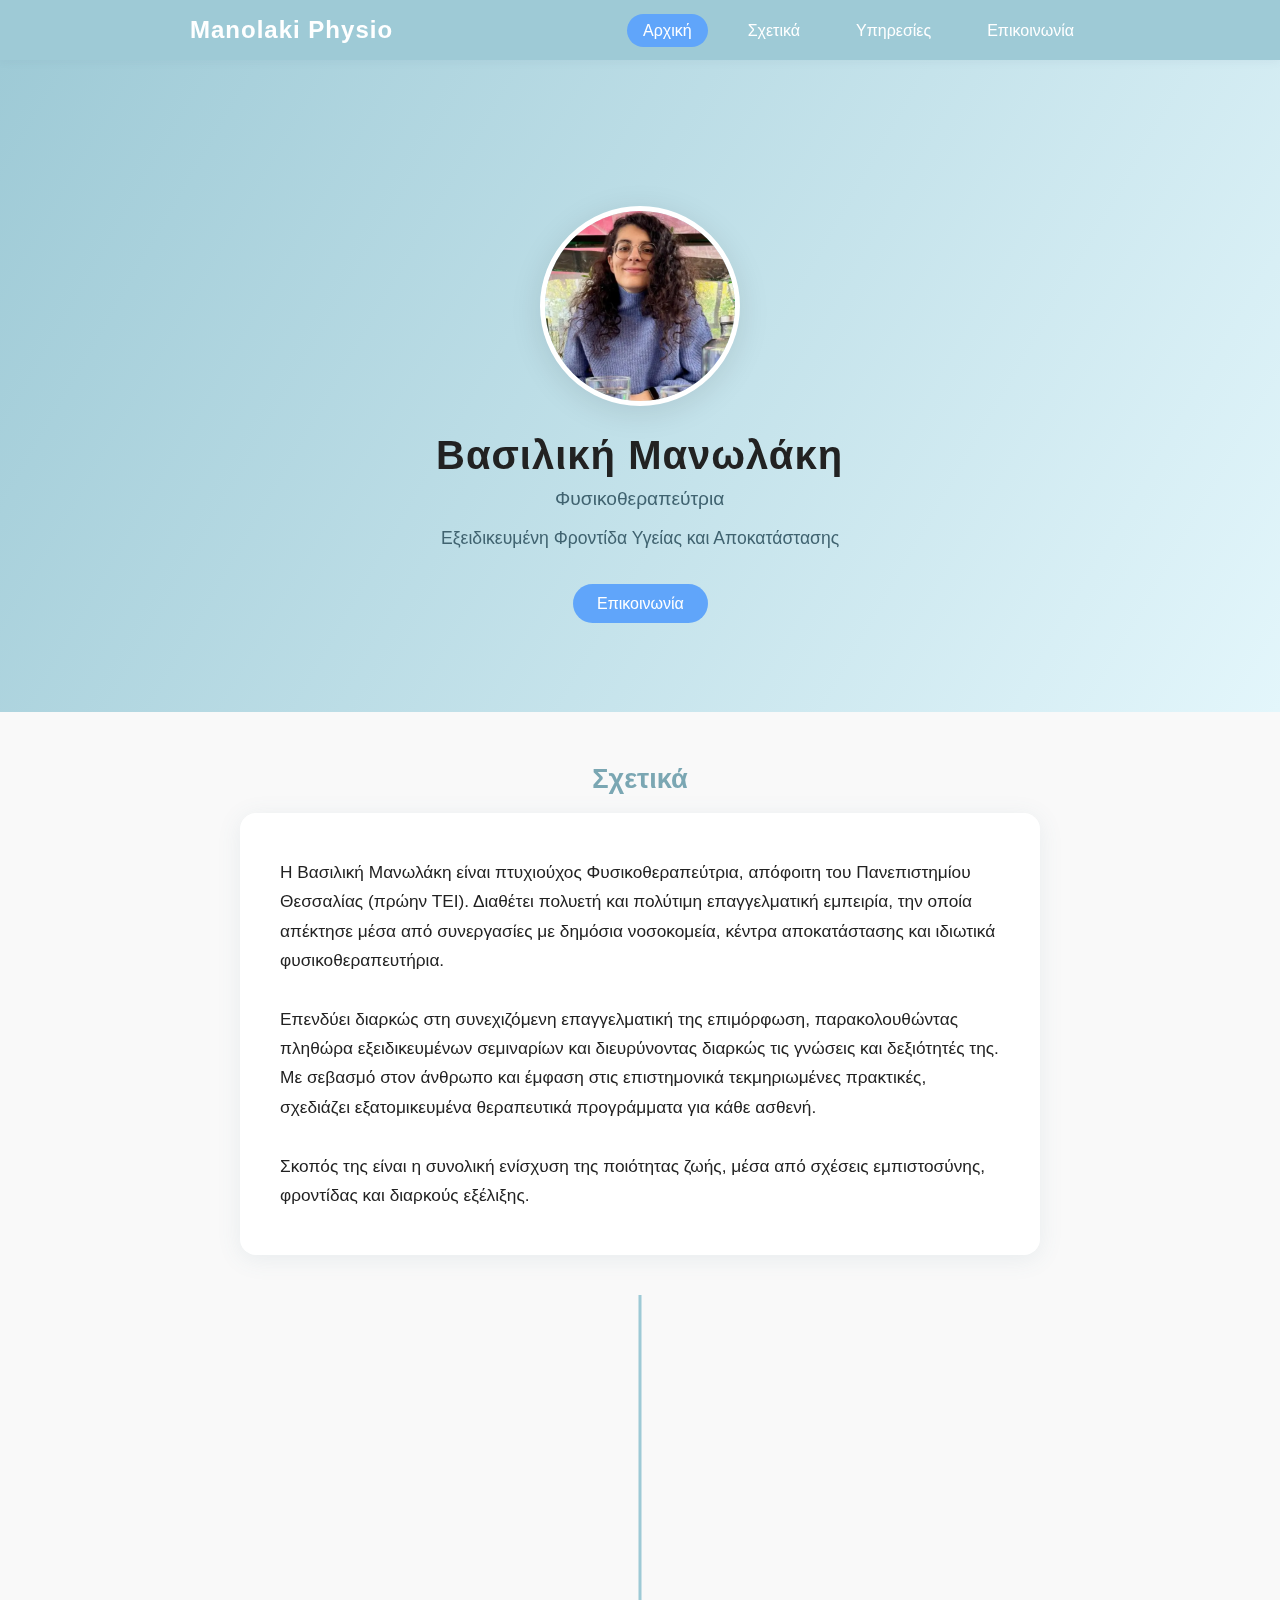
<file: index.html>
<!DOCTYPE html>
<html lang="el">

<head>
  <meta charset="UTF-8">
  <meta name="theme-color" content="#9ECAD6">
  <meta name="viewport" content="width=device-width, initial-scale=1">
  <title>Βασιλική Μανωλάκη Φυσικοθεραπεία Χίος</title>
  <!-- SEO Meta Tags -->
  <meta name="description"
    content="Εξειδικευμένες υπηρεσίες φυσικοθεραπείας στην Xίο. Μυοσκελετική, νευρολογική αποκατάσταση, καρδιοαναπνευστική φυσικοθεραπεία και περισσότερα.">
  <meta name="keywords"
    content="φυσικοθεραπεία Χίος, φυσικοθεραπευτής Χίος, μυοσκελετική φυσικοθεραπεία Χίος, νευρολογική αποκατάσταση Χίος, καρδιοαναπνευστική φυσικοθεραπεία, λεμφική παροχέτευση, θεραπευτική μάλαξη, φυσικοθεραπευτήριο Χίος, αποκατάσταση Χίος, Βασιλική Μανωλάκη, physiotherapy Chios">
  <meta name="author" content="Βασιλική Μανωλάκη">

  <!-- Open Graph Meta Tags for social sharing -->
  <meta property="og:title" content="Βασιλική Μανωλάκη Φυσικοθεραπεία Χίος">
  <meta property="og:description" content="Εξειδικευμένες υπηρεσίες φυσικοθεραπείας στην Χίο">
  <meta property="og:image" content="logo.jpg">
  <meta property="og:url" content="https://vmphysio.gr">
  <meta property="og:type" content="website">

  <!-- Twitter Card Meta Tags -->
  <meta name="twitter:card" content="summary_large_image">
  <meta name="twitter:title" content="Βασιλική Μανωλάκη Φυσικοθεραπεία Χίος">
  <meta name="twitter:description" content="Εξειδικευμένες υπηρεσίες φυσικοθεραπείας στην Χίο">
  <meta name="twitter:image" content="logo.jpg">

  <!-- Favicon -->
  <link rel="icon" type="image/x-icon" href="favicon.ico">

  <script type="application/ld+json">
{
  "@context": "https://schema.org",
  "@type": "Person",
  "name": "Βασιλική Μανωλάκη",
  "jobTitle": "Φυσικοθεραπεύτρια",
  "telephone": "+306947630148",
  "url": "https://vmphysio.gr",
  "areaServed": ["Χίος"],
  "medicalSpecialty": "Physiotherapy",
  "serviceType": [
    "Φυσικοθεραπεία",
    "Μυοσκελετική φυσικοθεραπεία",
    "Νευρολογική φυσικοθεραπεία",
    "Καρδιοαναπνευστική φυσικοθεραπεία",
    "Φυσικοθεραπεία πυελικού εδάφους",
    "Λεμφική παροχέτευση",
    "Θεραπευτική μάλαξη"
  ]
}
</script>
  <style>
    :root {
      --primary: #9ECAD6;
      --primary-dark: #7BA7B3;
      --bg-light: #f9f9f9;
      --bg-dark: #374151;
      --text-main: #222;
      --text-light: #fff;
      --accent: #60a5fa;
      --radius: 1rem;
      --shadow: 0 4px 24px rgba(80, 120, 140, 0.10);
      --transition: all 0.3s cubic-bezier(.4, 0, .2, 1);
      --max-width: 900px;
    }

    html {
      scroll-behavior: smooth;
    }

    body {
      margin: 0;
      font-family: 'Roboto', Arial, sans-serif;
      background: var(--bg-light);
      color: var(--text-main);
      min-height: 100vh;
    }

    /* Navbar */
    .navbar {
      background: var(--primary);
      padding: 1rem 0;
      box-shadow: 0 2px 8px rgba(80, 120, 140, 0.07);
      position: sticky;
      top: 0;
      z-index: 100;
    }

    .navbar__container {
      max-width: var(--max-width);
      margin: 0 auto;
      display: flex;
      align-items: center;
      justify-content: space-between;
      padding: 0 1rem;
    }

    .navbar__brand {
      color: var(--text-light);
      font-size: 1.5rem;
      font-weight: bold;
      text-decoration: none;
      letter-spacing: 1px;
    }

    .navbar__list {
      list-style: none;
      display: flex;
      margin: 0;
      padding: 0;
      gap: 1.5rem;
    }

    .navbar__link {
      color: var(--text-light);
      font-size: 1rem;
      text-decoration: none;
      padding: 0.5rem 1rem;
      border-radius: 99px;
      transition: var(--transition);
    }

    .navbar__link:hover,
    .navbar__link--active {
      background: var(--accent);
      color: var(--text-light);
    }

    /* Hero Section */
    .hero {
      background: linear-gradient(120deg, var(--primary) 0%, #e3f6fb 100%);
      min-height: 60vh;
      display: flex;
      align-items: center;
      justify-content: center;
      flex-direction: column;
      text-align: center;
      padding: 4rem 1rem 2rem 1rem;
    }

    .hero__img {
      width: 160px;
      height: 160px;
      object-fit: cover;
      border-radius: 50%;
      box-shadow: 0 6px 32px rgba(0, 0, 0, 0.10);
      margin-bottom: 1.2rem;
      border: 5px solid #fff;
      background: #fff;
    }

    .hero__title {
      font-size: 2.1rem;
      letter-spacing: 1px;
      font-weight: bold;
      margin: 0.2em 0 0.1em 0;
      color: var(--text-main);
    }

    .hero__subtitle {
      font-size: 1.2rem;
      color: #406370;
      margin: 0.3em 0;
      font-weight: 500;
    }

    .hero__desc {
      color: #406370;
      margin: 0.7em 0;
      font-size: 1.1rem;
    }

    /* About section */
    section {
      max-width: var(--max-width);
      margin: 0 auto;
      padding: 2.8rem 1rem;
    }

    .section-title {
      font-size: 1.7rem;
      color: var(--primary-dark);
      margin-bottom: 1.1rem;
      font-weight: 600;
      text-align: center;
    }

    .about__content {
      background: #fff;
      border-radius: var(--radius);
      box-shadow: var(--shadow);
      padding: 2.2rem 1.2rem;
      font-size: 1.1rem;
      line-height: 1.7;
      color: var(--text-main);
      max-width: 720px;
      margin: auto;
    }

    /* Services */
    .services-list {
      display: grid;
      gap: 2rem;
      grid-template-columns: 1fr;
      max-width: 780px;
      margin: 0 auto;
    }

    .service-card {
      background: #fff;
      border-radius: var(--radius);
      box-shadow: var(--shadow);
      padding: 1.5rem;
      display: flex;
      flex-direction: column;
      align-items: flex-start;
      transition: transform 0.2s, box-shadow 0.2s;
    }

    .service-card:hover {
      transform: translateY(-5px) scale(1.03);
      box-shadow: 0 8px 32px rgba(130, 160, 180, 0.13);
    }

    .service-title {
      font-weight: bold;
      color: var(--primary-dark);
      font-size: 1.1rem;
      margin-bottom: 0.5rem;
    }

    .service-desc {
      color: #3b4b58;
      font-size: 1rem;
    }

    /* Contact */
    .contact-block {
      background: var(--primary);
      color: var(--text-light);
      border-radius: var(--radius);
      padding: 1.8rem 1rem;
      text-align: center;
      box-shadow: 0 4px 24px rgba(80, 120, 140, 0.09);
      margin-bottom: 2rem;
    }

    .contact-block a {
      color: #fff;
      text-decoration: underline;
      margin: 0 0.5em;
      font-weight: 500;
    }

    .contact-block a:hover {
      text-decoration: none;
      color: #406370;
    }

    .seminars-timeline-centered {
      position: relative;
      margin: 2.5rem auto 0 auto;
      padding: 0 0 0 0;
      width: 100%;
      max-width: 520px;
    }

    .seminars-timeline-centered::before {
      content: '';
      position: absolute;
      left: 50%;
      top: 0;
      bottom: 0;
      width: 3px;
      transform: translateX(-50%);
      background: #9ECAD6;
    }

    .seminar-event {
      display: flex;
      flex-direction: column;
      align-items: center;
      position: relative;
      margin-bottom: 2.5rem;
      width: 100%;
    }

    .seminar-event::before {
      content: '';
      position: absolute;
      left: 50%;
      top: 13px;
      width: 16px;
      height: 16px;
      background: #9ECAD6;
      border-radius: 50%;
      border: 2px solid #fff;
      box-shadow: 0 1px 4px rgba(80, 120, 140, 0.1);
      transform: translateX(-50%);
      z-index: 2;
    }

    .seminar-year {
      background: #fff;
      color: #7BA7B3;
      font-weight: 700;
      font-size: 1.06em;
      position: relative;
      z-index: 2;
      padding: 0 0.5rem;
      margin-bottom: 0.4rem;
      margin-top: 0.8rem;
    }

    .seminar-content {
      background: #f6fbff;
      border-radius: 0.7rem;
      padding: 0.7rem 1.2rem;
      box-shadow: 0 2px 8px rgba(80, 120, 140, 0.08);
      margin-top: 0.2em;
      text-align: center;
      max-width: 320px;
    }

    .seminar-org {
      color: #406370;
      font-size: 0.97rem;
    }

    .navbar__toggle {
      background: none;
      border: none;
      color: var(--text-light);
      font-size: 2rem;
      cursor: pointer;
      display: none;
    }

    .navbar__list {
      display: flex;
      gap: 1.5rem;
      list-style: none;
      margin: 0;
      padding: 0;
    }

    @media (max-width: 768px) {
      .navbar__toggle {
        display: block;
      }

      .navbar__list {
        display: none;
        flex-direction: column;
        background: var(--primary);
        position: absolute;
        top: 100%;
        left: 0;
        right: 0;
        padding: 1rem 0;
      }

      .navbar__list.show {
        display: flex;
      }

      .navbar__link {
        padding: 0.75rem 1rem;
        color: var(--text-light);
        display: block;
      }
    }


    /* Responsive */
    @media (min-width: 600px) {
      .hero__title {
        font-size: 2.5rem;
      }

      .hero__img {
        width: 190px;
        height: 190px;
      }

      section {
        padding: 3.2rem 2rem;
      }

      .about__content {
        padding: 2.8rem 2.5rem;
      }

      .services-list {
        grid-template-columns: 1fr 1fr;
      }
    }

    @media (min-width: 900px) {
      body {
        font-size: 1.1rem;
      }

      .hero {
        padding-top: 5rem;
      }

      .services-list {
        grid-template-columns: 1fr 1fr 1fr;
      }

      .about__content,
      .services-list {
        font-size: 1.08rem;
      }
    }

    /* Animations with fade-in/move up */
    [data-animate] {
      opacity: 0;
      transform: translateY(32px);
      transition: opacity 0.7s cubic-bezier(.5, 0, .1, 1),
        transform 0.7s cubic-bezier(.5, 0, .1, 1);
      will-change: opacity, transform;
    }

    [data-animate].visible {
      opacity: 1;
      transform: none;
    }
  </style>
</head>

<body>
  <!-- Navbar -->
  <nav class="navbar">
    <div class="navbar__container">
      <a href="#hero" class="navbar__brand">Manolaki Physio</a>
      <button class="navbar__toggle" aria-label="Toggle navigation" aria-expanded="false">
        ☰
      </button>
      <ul class="navbar__list">
        <li><a href="#hero" class="navbar__link navbar__link--active">Αρχική</a></li>
        <li><a href="#about" class="navbar__link">Σχετικά</a></li>
        <li><a href="#services" class="navbar__link">Υπηρεσίες</a></li>
        <li><a href="#contact" class="navbar__link">Επικοινωνία</a></li>
      </ul>
    </div>
  </nav>


  <!-- Hero Section -->
  <div class="hero" id="hero">
    <link rel="preload" as="image" href="hero.webp" fetchpriority="high">
    <img src="hero.webp" class="hero__img" data-animate fetchpriority="high">
    <h1 class="hero__title" data-animate>Βασιλική Μανωλάκη</h1>
    <div class="hero__subtitle" data-animate>Φυσικοθεραπεύτρια</div>
    <div class="hero__desc" data-animate>Εξειδικευμένη Φροντίδα Υγείας και Αποκατάστασης</div>
    <div style="margin-top:2rem" data-animate>
      <a href="#contact" class="navbar__link"
        style="background:var(--accent);color:#fff;text-decoration:none;padding:0.7em 1.5em;border-radius:99px;font-weight:500;">Επικοινωνία</a>
    </div>
  </div>

  <!-- About Section -->
  <section id="about">
    <div class="section-title" data-animate>Σχετικά</div>
    <div class="about__content" data-animate>
      Η Βασιλική Μανωλάκη είναι πτυχιούχος Φυσικοθεραπεύτρια, απόφοιτη του Πανεπιστημίου Θεσσαλίας (πρώην ΤΕΙ). Διαθέτει
      πολυετή και πολύτιμη επαγγελματική εμπειρία, την οποία απέκτησε μέσα από συνεργασίες με δημόσια νοσοκομεία, κέντρα
      αποκατάστασης και ιδιωτικά φυσικοθεραπευτήρια.<br><br>
      Επενδύει διαρκώς στη συνεχιζόμενη επαγγελματική της επιμόρφωση, παρακολουθώντας πληθώρα εξειδικευμένων σεμιναρίων
      και διευρύνοντας διαρκώς τις γνώσεις και δεξιότητές της. Με σεβασμό στον άνθρωπο και έμφαση στις επιστημονικά
      τεκμηριωμένες πρακτικές, σχεδιάζει εξατομικευμένα θεραπευτικά προγράμματα για κάθε ασθενή.<br><br>
      Σκοπός της είναι η συνολική ενίσχυση της ποιότητας ζωής, μέσα από σχέσεις εμπιστοσύνης, φροντίδας και διαρκούς
      εξέλιξης.
    </div>
    <div class="seminars-timeline-centered">
      <div class="seminar-event" data-animate>
        <span class="seminar-year">2017 - 2018 - 2025</span>
        <div class="seminar-content">
          <strong>Σεμινάρια Πρώτων Βοηθειών</strong>
        </div>
      </div>
      <div class="seminar-event" data-animate>
        <span class="seminar-year">2022</span>
        <div class="seminar-content">
          <strong>Άσκηση στην Ορθοπαιδική Αποκατάσταση</strong><br>
          <span class="seminar-org">Manual Courses</span>
        </div>
      </div>
      <div class="seminar-event" data-animate>
        <span class="seminar-year">2024</span>
        <div class="seminar-content">
          <strong>Ολοκληρωμένη Διαχείριση Οιδήματος με τη Μέθοδο Vodder</strong><br>
          <span class="seminar-org">Epimorfosis</span>
        </div>
      </div>
      <div class="seminar-event" data-animate>
        <span class="seminar-year">2024</span>
        <div class="seminar-content">
          <strong>Φυσικοθεραπευτική Αντιμετώπιση Αναπνευστικών Προβλημάτων</strong><br>
          <span class="seminar-org">Πανελλήνιος Σύλλογος Φυσικοθεραπευτών</span>
        </div>
      </div>
      <div class="seminar-event" data-animate>
        <span class="seminar-year">2024</span>
        <div class="seminar-content">
          <strong>Θεραπεύτρια Μασάζ</strong><br>
          <span class="seminar-org">Release and Relax Motion</span>
        </div>
      </div>
      <div class="seminar-event" data-animate>
        <span class="seminar-year">2024</span>
        <div class="seminar-content">
          <strong>The Painful Shoulder</strong><br>
          <span class="seminar-org">Adam Meakins</span>
        </div>
      </div>
      <div class="seminar-event" data-animate>
        <span class="seminar-year">2024</span>
        <div class="seminar-content">
          <strong>Clinical Pilates</strong><br>
          <span class="seminar-org">Clinical Pilates Institute</span>
        </div>
      </div>
      <div class="seminar-event" data-animate>
        <span class="seminar-year">2025</span>
        <div class="seminar-content" data-animate>
          <strong>Φυσικοθεραπεία Πυελικού Εδάφους</strong><br>
          <span class="seminar-org">Πανεπιστήμιο Πατρών</span>
        </div>
      </div>
    </div>



  </section>

  <!-- Services Section -->
  <section id="services">
    <div class="section-title" data-animate>Υπηρεσίες</div>
    <div class="services-list" data-animate>
      <div class="service-card">
        <div class="service-title">Μυοσκελετική Φυσικοθεραπεία</div>
        <div class="service-desc">
          Αξιολόγηση και αποκατάσταση μυοσκελετικών προβλημάτων με manual therapy, άσκηση και ηλεκτροθεραπεία για
          ανακούφιση πόνου και βελτίωση κινητικότητας.
        </div>
      </div>

      <div class="service-card">
        <div class="service-title">Νευρολογική Αποκατάσταση</div>
        <div class="service-desc">
          Αποκατάσταση ασθενών με νευρολογικές παθήσεις μέσω ηλεκτρομυοδιέγερσης και κινησιοθεραπείας για βελτίωση
          κινητικότητας και ισορροπίας.
        </div>
      </div>

      <div class="service-card">
        <div class="service-title">Αντιμετώπιση Καρδιοαναπνευστικών Νοσημάτων</div>
        <div class="service-desc">
          Θεραπεία αναπνευστικών και καρδιαγγειακών παθήσεων με ασκήσεις και τεχνικές αποσυμφόρησης για βελτίωση της
          αναπνευστικής λειτουργίας.
        </div>
      </div>

      <div class="service-card">
        <div class="service-title">Φυσικοθεραπεία Πυελικού Εδάφους</div>
        <div class="service-desc">
          Αποκατάσταση μυών της πυελικής περιοχής με ενδυνάμωση και ειδικά προγράμματα για βελτίωση της λειτουργικότητας
          και ανακούφιση συμπτωμάτων.
        </div>
      </div>

      <div class="service-card">
        <div class="service-title">Αντιμετώπιση Οιδήματος / Λεμφική Παροχέτευση</div>
        <div class="service-desc">
          Θεραπεία οιδημάτων με λεμφική παροχέτευση, περίδεση και ασκήσεις για μείωση οιδήματος και βελτίωση
          κινητικότητας.
        </div>
      </div>

      <div class="service-card">
        <div class="service-title">Θεραπευτική Μάλαξη</div>
        <div class="service-desc">
          Εξειδικευμένη μάλαξη για μείωση πόνου, χαλάρωση μυών και βελτίωση της ελαστικότητας των ιστών.
        </div>
      </div>
    </div>
  </section>


  <!-- Contact Section -->
  <section id="contact">
    <div class="section-title" data-animate>Επικοινωνία</div>
    <div class="contact-block" data-animate>
      <div><strong>Τηλέφωνο:</strong> <a href="tel:+306947630148">6947630148</a></div>
      <div><strong>Email:</strong> <a href="mailto:vmanolaki.physio@gmail.com">vmanolaki.physio@gmail.com</a></div>
      <div style="margin-top:0.5em;">
        <a href="https://www.facebook.com/profile.php?id=100090281213836/" target="_blank" rel="noopener">Facebook</a> |
        <a href="https://www.instagram.com/vmanolaki.physio//" target="_blank" rel="noopener">Instagram</a>
      </div>
    </div>
  </section>

  <script>
    function animateOnScroll() {
      document.querySelectorAll('[data-animate]').forEach(el => {
        const rect = el.getBoundingClientRect();
        if (rect.top < (window.innerHeight - 50)) {
          el.classList.add('visible');
        }
      });
    }
    document.addEventListener('DOMContentLoaded', animateOnScroll);
    window.addEventListener('scroll', animateOnScroll);

    //burger menu code

    const toggleButton = document.querySelector('.navbar__toggle');
    const navList = document.querySelector('.navbar__list');
    const navLinks = navList.querySelectorAll('.navbar__link');

    toggleButton.addEventListener('click', () => {
      const expanded = toggleButton.getAttribute('aria-expanded') === 'true' || false;
      toggleButton.setAttribute('aria-expanded', !expanded);
      navList.classList.toggle('show');
    });

    navLinks.forEach(link =>
      link.addEventListener('click', () => {
        if (navList.classList.contains('show')) {
          navList.classList.remove('show');
          toggleButton.setAttribute('aria-expanded', false);
        }
      })
    );


  </script>
</body>

</html>
</file>
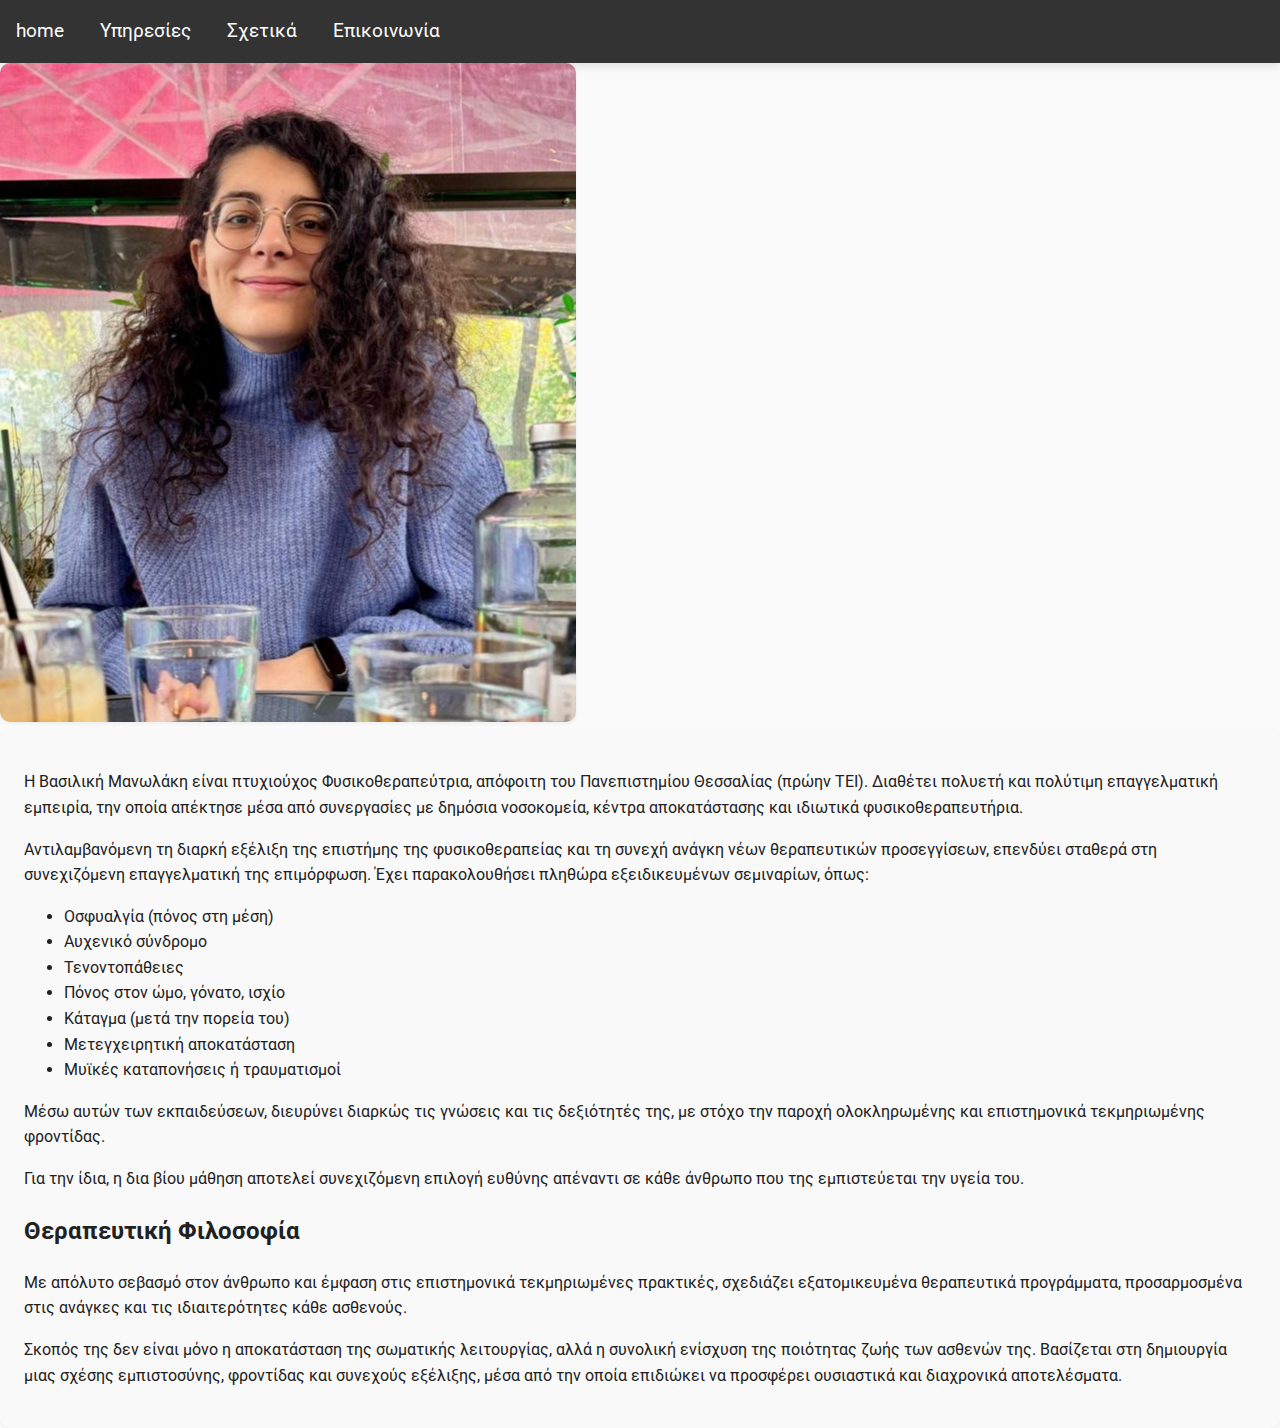
<file: about.html>
<!DOCTYPE html>
<html lang="el">

<head>
    <meta charset="utf-8">
    <meta name="theme-color" content="#9ECAD6">
    <title>Σχετικά - Manolaki Physio</title>
    <meta name="viewport" content="width=device-width, initial-scale=1">
    <link rel="preconnect" href="https://fonts.googleapis.com">
    <link rel="preconnect" href="https://fonts.gstatic.com" crossorigin>
    <link href="https://fonts.googleapis.com/css2?family=Roboto:wght@300;400&display=swap" rel="stylesheet">
    <link rel="stylesheet" href="styles.css">
</head>

<body>
    <nav>
        <a href="index.html"><span class="material-icons">home</span></a>
        <a href="services.html">Υπηρεσίες</a>
        <a href="about.html">Σχετικά</a>
        <a href="contact.html">Επικοινωνία</a>
    </nav>
    <div class="about-us">
        <img class="profile-picture" src="8.jpg" alt="Profile Picture">
        <div class="cv-section">
            <!-- About content from about.component.html -->
            <p>Η Βασιλική Μανωλάκη είναι πτυχιούχος Φυσικοθεραπεύτρια, απόφοιτη του Πανεπιστημίου Θεσσαλίας (πρώην ΤΕΙ).
                Διαθέτει πολυετή και πολύτιμη επαγγελματική εμπειρία, την οποία απέκτησε μέσα από συνεργασίες με δημόσια
                νοσοκομεία, κέντρα αποκατάστασης και ιδιωτικά φυσικοθεραπευτήρια.</p>
            <p>Αντιλαμβανόμενη τη διαρκή εξέλιξη της επιστήμης της φυσικοθεραπείας και τη συνεχή ανάγκη νέων
                θεραπευτικών προσεγγίσεων, επενδύει σταθερά στη συνεχιζόμενη επαγγελματική της επιμόρφωση. Έχει
                παρακολουθήσει πληθώρα εξειδικευμένων σεμιναρίων, όπως:</p>
            <ul>
                <li>Οσφυαλγία (πόνος στη μέση)</li>
                <li>Αυχενικό σύνδρομο</li>
                <li>Τενοντοπάθειες</li>
                <li>Πόνος στον ώμο, γόνατο, ισχίο</li>
                <li>Κάταγμα (μετά την πορεία του)</li>
                <li>Μετεγχειρητική αποκατάσταση</li>
                <li>Μυϊκές καταπονήσεις ή τραυματισμοί</li>
            </ul>
            <p>Μέσω αυτών των εκπαιδεύσεων, διευρύνει διαρκώς τις γνώσεις και τις δεξιότητές της, με στόχο την παροχή
                ολοκληρωμένης και επιστημονικά τεκμηριωμένης φροντίδας.</p>
            <p>Για την ίδια, η δια βίου μάθηση αποτελεί συνεχιζόμενη επιλογή ευθύνης απέναντι σε κάθε άνθρωπο που της
                εμπιστεύεται την υγεία του.</p>
            <h2>Θεραπευτική Φιλοσοφία</h2>
            <p>Με απόλυτο σεβασμό στον άνθρωπο και έμφαση στις επιστημονικά τεκμηριωμένες πρακτικές, σχεδιάζει
                εξατομικευμένα θεραπευτικά προγράμματα, προσαρμοσμένα στις ανάγκες και τις ιδιαιτερότητες κάθε ασθενούς.
            </p>
            <p>Σκοπός της δεν είναι μόνο η αποκατάσταση της σωματικής λειτουργίας, αλλά η συνολική ενίσχυση της
                ποιότητας ζωής των ασθενών της. Βασίζεται στη δημιουργία μιας σχέσης εμπιστοσύνης, φροντίδας και
                συνεχούς εξέλιξης, μέσα από την οποία επιδιώκει να προσφέρει ουσιαστικά και διαχρονικά αποτελέσματα.</p>
        </div>
    </div>
</body>

</html>
</file>
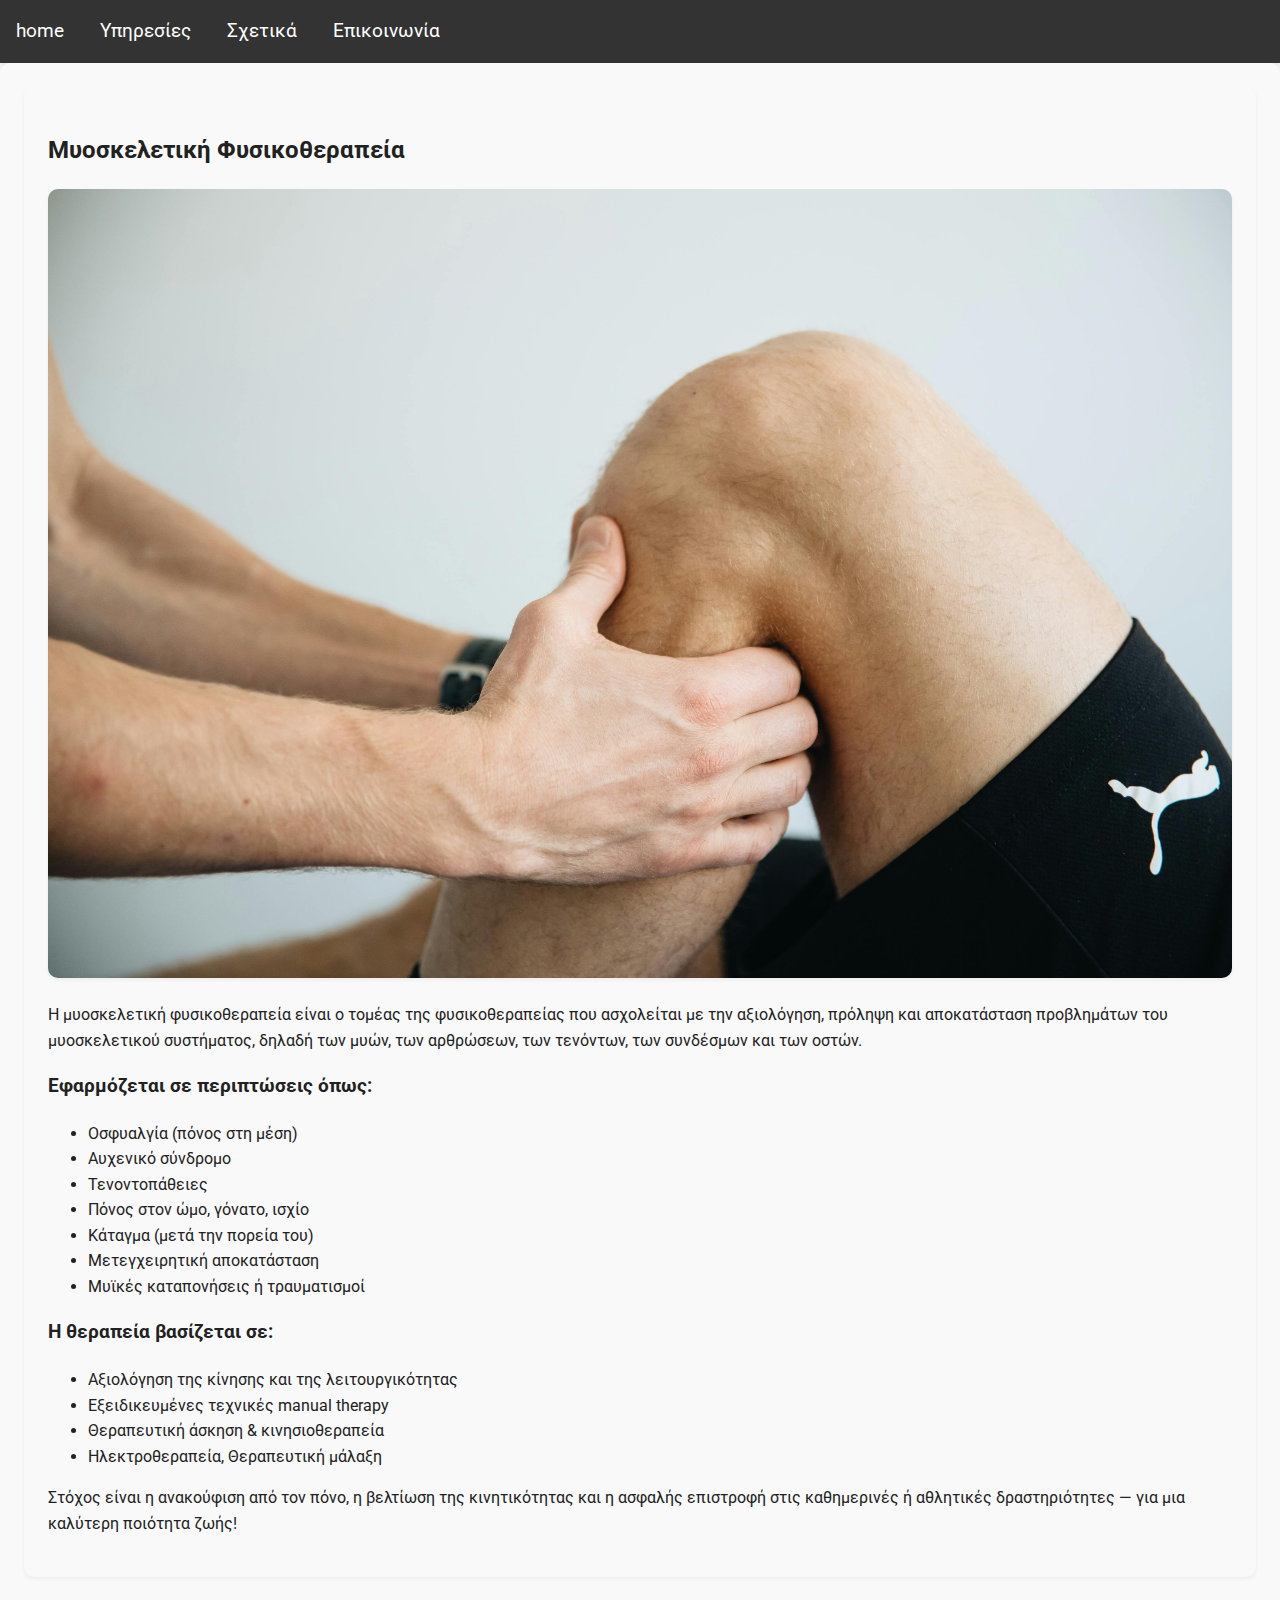
<file: services.html>
<!DOCTYPE html>
<html lang="el">
<head>
  <meta charset="utf-8">
  <meta name="theme-color" content="#9ECAD6">
  <title>Υπηρεσίες - Manolaki Physio</title>
  <meta name="viewport" content="width=device-width, initial-scale=1">
  <link rel="preconnect" href="https://fonts.googleapis.com">
  <link rel="preconnect" href="https://fonts.gstatic.com" crossorigin>
  <link href="https://fonts.googleapis.com/css2?family=Roboto:wght@300;400&display=swap" rel="stylesheet">
  <link rel="stylesheet" href="styles.css">
</head>
<body>
<nav>
    <a href="index.html"><span class="material-icons">home</span></a>
    <a href="services.html">Υπηρεσίες</a>
    <a href="about.html">Σχετικά</a>
    <a href="contact.html">Επικοινωνία</a>
  </nav>
<!-- Services content from services.component.html -->
<div class="services-container">
    <!-- Only partial content shown here for brevity, full content will be included in the file -->
    <div id="musculoskeletal" class="service">
        <h2>Μυοσκελετική Φυσικοθεραπεία</h2>
        <img src="2.jpg" alt="Μυοσκελετική Φυσικοθεραπεία">
        <div class="service-content">
            <p>Η μυοσκελετική φυσικοθεραπεία είναι ο τομέας της φυσικοθεραπείας που ασχολείται με την αξιολόγηση, πρόληψη και αποκατάσταση προβλημάτων του μυοσκελετικού συστήματος, δηλαδή των μυών, των αρθρώσεων, των τενόντων, των συνδέσμων και των οστών.</p>
            <h3>Εφαρμόζεται σε περιπτώσεις όπως:</h3>
            <ul>
                <li>Οσφυαλγία (πόνος στη μέση)</li>
                <li>Αυχενικό σύνδρομο</li>
                <li>Τενοντοπάθειες</li>
                <li>Πόνος στον ώμο, γόνατο, ισχίο</li>
                <li>Κάταγμα (μετά την πορεία του)</li>
                <li>Μετεγχειρητική αποκατάσταση</li>
                <li>Μυϊκές καταπονήσεις ή τραυματισμοί</li>
            </ul>
            <h3>Η θεραπεία βασίζεται σε:</h3>
            <ul>
                <li>Αξιολόγηση της κίνησης και της λειτουργικότητας</li>
                <li>Εξειδικευμένες τεχνικές manual therapy</li>
                <li>Θεραπευτική άσκηση & κινησιοθεραπεία</li>
                <li>Ηλεκτροθεραπεία, Θεραπευτική μάλαξη</li>
            </ul>
            <p class="service-goal">Στόχος είναι η ανακούφιση από τον πόνο, η βελτίωση της κινητικότητας και η ασφαλής επιστροφή στις καθημερινές ή αθλητικές δραστηριότητες — για μια καλύτερη ποιότητα ζωής!</p>
        </div>
    </div>
    <!-- Add other services sections here, following the same structure -->
</div>
</body>
</html>
</file>
<file: styles.css>
:root {
  /* Color Palette */
  --primary-color: #9ECAD6;
  --primary-dark: #7BA7B3;
  --primary-light: #C1E0E8;
  --secondary-color: #333333;
  --secondary-dark: #222222;
  --secondary-light: #444444;
  
  /* Background Colors */
  --bg-main: #fafafa;
  --bg-card: #f9f9f9;
  --bg-hover: #f0f0f0;
  
  /* Text Colors */
  --text-primary: #212121;
  --text-secondary: #666666;
  --text-light: #ffffff;
  
  /* Accent Colors */
  --accent-success: #4CAF50;
  --accent-info: #2196F3;
  --accent-warning: #FFC107;
  
  /* Spacing */
  --spacing-xs: 0.25rem;
  --spacing-sm: 0.5rem;
  --spacing-md: 1rem;
  --spacing-lg: 1.5rem;
  --spacing-xl: 2rem;
  
  /* Border Radius */
  --border-radius-sm: 5px;
  --border-radius-md: 10px;
  --border-radius-lg: 15px;
  
  /* Shadows */
  --shadow-sm: 0 2px 4px rgba(0,0,0,0.05);
  --shadow-md: 0 4px 8px rgba(0,0,0,0.1);
  --shadow-lg: 0 8px 16px rgba(0,0,0,0.15);
}

/* Base Styles */
html, body {
  height: 100%;
  margin: 0;
  font-family: 'Roboto', 'Helvetica Neue', Arial, sans-serif;
  background: var(--bg-main);
  color: var(--text-primary);
  line-height: 1.6;
}

/* Typography */
.responsive-title {
  font-size: clamp(2.5rem, 5vw, 4rem);
  font-weight: 300;
  line-height: 1.2;
  letter-spacing: -0.01562em;
}
.responsive-subtitle {
  font-size: clamp(1.5rem, 3vw, 2.5rem);
  font-weight: 400;
  line-height: 1.3;
}

/* Layout */
.container {
  max-width: 800px;
  margin: 0 auto;
  padding: var(--spacing-md);
  text-align: center;
}

/* Common Elements */
img {
  max-width: 100%;
  border-radius: var(--border-radius-md);
  box-shadow: var(--shadow-sm);
}

a {
  color: var(--primary-color);
  text-decoration: none;
  border-radius: var(--border-radius-sm);
  transition: all 0.3s ease;
}

a:hover {
  color: var(--primary-dark);
}

/* Buttons and Links */
.button-link {
  display: inline-block;
  padding: var(--spacing-sm) var(--spacing-lg);
  background-color: var(--primary-color);
  color: var(--text-light);
  border-radius: var(--border-radius-sm);
  transition: all 0.3s ease;
}

.button-link:hover {
  background-color: var(--primary-dark);
  transform: translateY(-1px);
  box-shadow: var(--shadow-md);
}

/* Cards and Sections */
.banner,
.about,
.contact,
.services-container,
.specialties-container,
.cv-section,
.service,
.education-card {
  background: var(--bg-card);
  border-radius: var(--border-radius-md);
  padding: var(--spacing-lg);
  margin-bottom: var(--spacing-lg);
  box-shadow: var(--shadow-sm);
  transition: transform 0.3s ease, box-shadow 0.3s ease;
}

.banner:hover,
.service:hover,
.education-card:hover {
  transform: translateY(-2px);
  box-shadow: var(--shadow-md);
}

/* Navigation */
nav {
  background-color: var(--secondary-color);
  padding: var(--spacing-md) 0;
  box-shadow: var(--shadow-md);
}

nav a {
  color: var(--text-light);
  font-size: 1.2rem;
  margin: 0 var(--spacing-md);
}

nav a:hover {
  color: var(--primary-light);
}

/* Dropdown Menu */
.services-dropdown {
  position: relative;
  display: inline-block;
}

.dropdown-btn {
  background: none;
  border: none;
  color: var(--text-light);
  font-size: 1.2rem;
  cursor: pointer;
  padding: var(--spacing-sm) var(--spacing-md);
}

.dropdown-content {
  display: none;
  position: absolute;
  background-color: var(--secondary-color);
  min-width: 250px;
  box-shadow: var(--shadow-lg);
  border-radius: var(--border-radius-md);
  z-index: 1000;
}

.services-dropdown:hover .dropdown-content,
.services-dropdown:focus-within .dropdown-content {
  display: block;
}

.dropdown-content a {
  color: var(--text-light);
  padding: var(--spacing-md);
  display: block;
  font-size: 1rem;
  border-bottom: 1px solid var(--secondary-light);
}

.dropdown-content a:last-child {
  border-bottom: none;
}

.dropdown-content a:hover {
  background-color: var(--secondary-light);
  color: var(--primary-light);
}

/* Responsive Design */
@media (max-width: 600px) {
  :root {
    --spacing-md: 0.75rem;
    --spacing-lg: 1rem;
  }

  .container, 
  .banner, 
  .about, 
  .contact, 
  .services-container,
  .specialties-container, 
  .cv-section, 
  .service, 
  .education-card {
    padding: var(--spacing-md);
  }

  nav {
    flex-direction: column;
    padding: var(--spacing-sm);
  }

  .services-dropdown {
    width: 100%;
  }

  .dropdown-content {
    width: 100%;
    position: static;
  }

  .dropdown-btn,
  nav a {
    display: block;
    width: 100%;
    text-align: center;
    margin: var(--spacing-xs) 0;
  }
}
</file>
